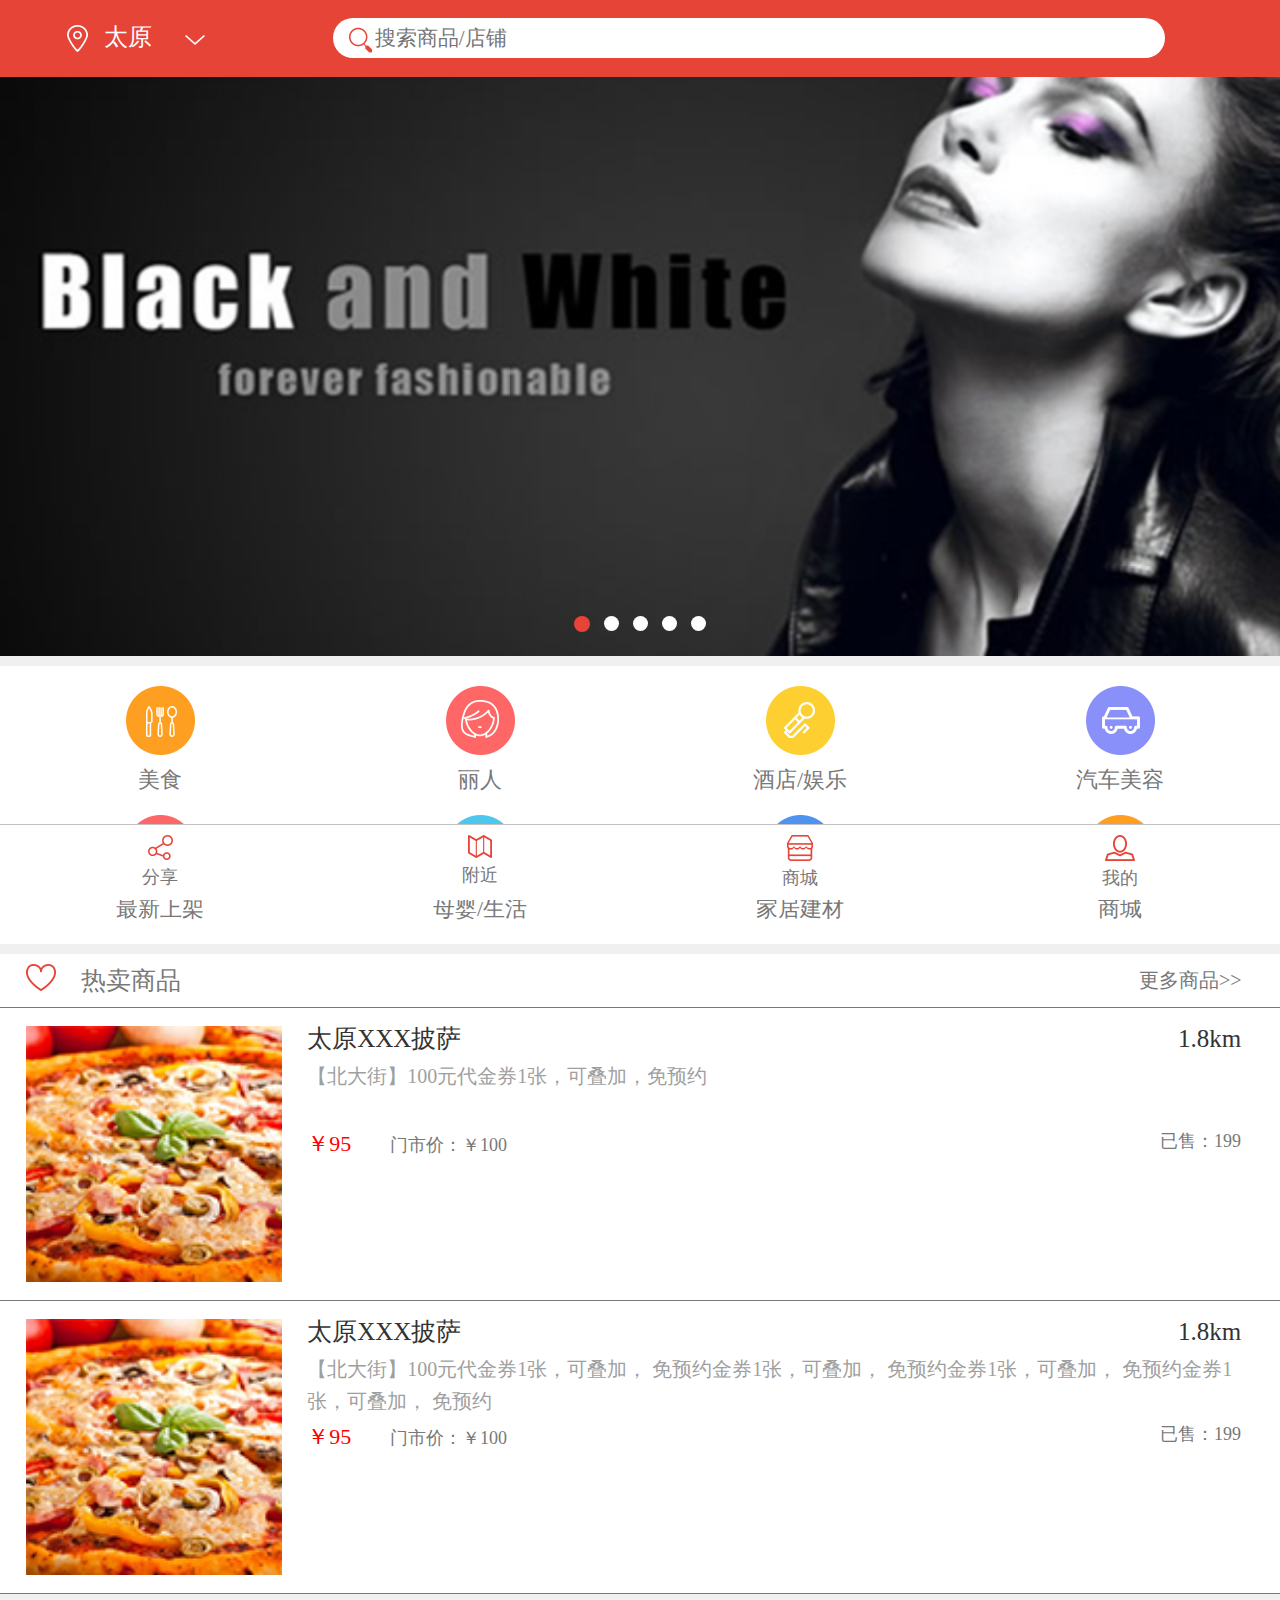
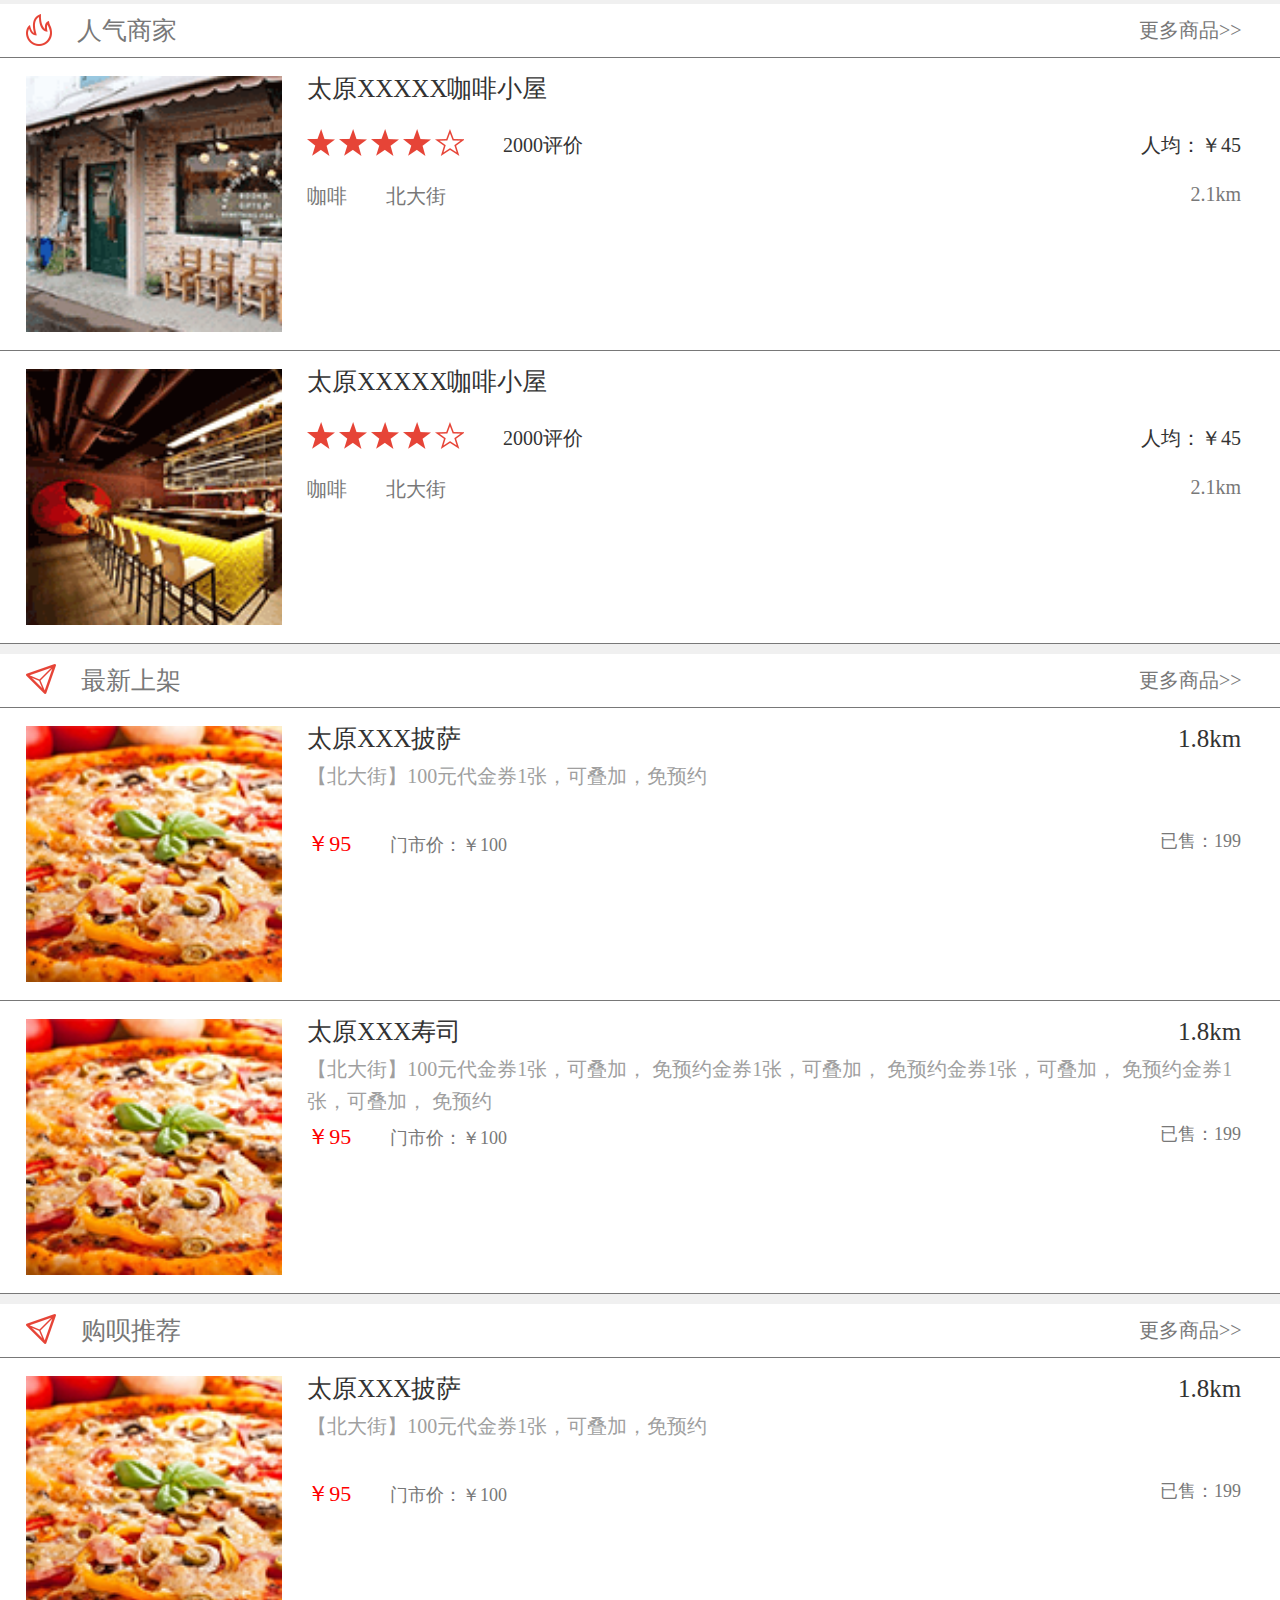
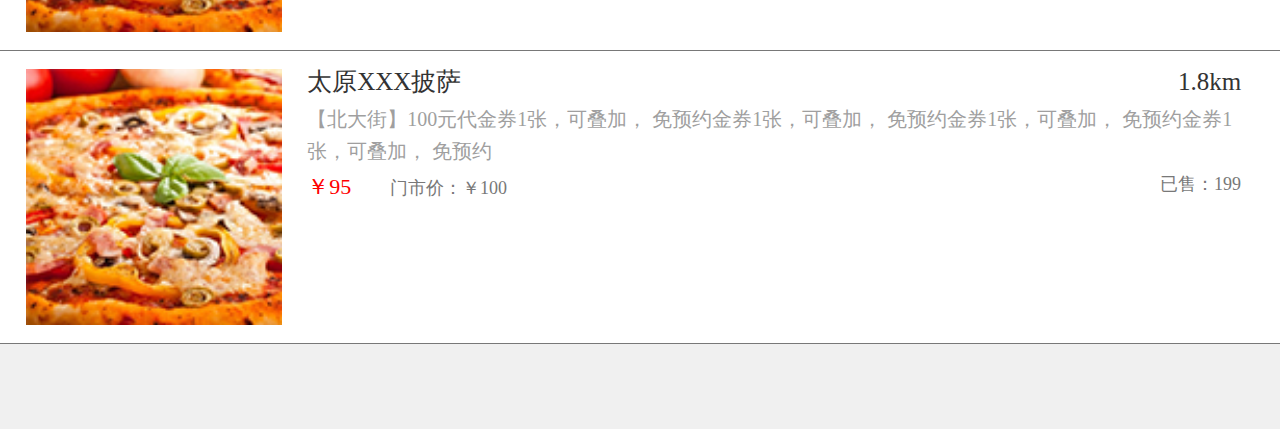
<file: index.html>
<!DOCTYPE html>
<html>
<head lang="en">
    <meta charset="UTF-8">
    <title>购呗首页</title>
    <meta name="viewport" content="width=device-width">
    <link rel="stylesheet" href="css/bootstrap.min.css"/>
    <link rel="stylesheet" href="css/reset.css"/>
    <link rel="stylesheet" href="css/common.css"/>
    <link rel="stylesheet" href="css/index.css"/>
    <!--移动端版本兼容-->
    <script type="text/javascript">
        var phoneWidth =  parseInt(window.screen.width);
        var phoneScale = phoneWidth/640;
        var ua = navigator.userAgent;
        if (/Android (\d+\.\d+)/.test(ua)){
            var version = parseFloat(RegExp.$1);
            if(version>2.3){
                document.write('<meta name="viewport" content="width=640, minimum-scale = '+phoneScale+', maximum-scale = '+phoneScale+', target-densitydpi=device-dpi">');
            }else{
                document.write('<meta name="viewport" content="width=640, target-densitydpi=device-dpi">');
            }
        } else {
            document.write('<meta name="viewport" content="width=640, user-scalable=no, target-densitydpi=device-dpi">');
        }
    </script>
    <!--移动端版本兼容 end-->
    <script src="js/jquery-1.11.3.js"></script>
    <script src="js/bootstrap.min.js"></script>
</head>
<body>
    <header id="header">

    </header>
    <div class="banner">
        <div class="carousel slide" data-ride="carousel" id="mycarousel">
            <div class="carousel-inner">
                <div class="item active">
                    <img src="img/hdtp.png" alt="" width="100%"/>
                </div>
                <div class="item">
                    <img src="img/hdtp.png" alt="" width="100%"/>
                </div>
                <div class="item">
                    <img src="img/hdtp.png" alt="" width="100%"/>
                </div>
                <div class="item">
                    <img src="img/hdtp.png" alt="" width="100%"/>
                </div>
                <div class="item">
                    <img src="img/hdtp.png" alt="" width="100%"/>
                </div>
            </div>
            <ol class="carousel-indicators">
                <li data-target="#mycarousel" data-slide-to="0" class="active"></li>
                <li data-target="#mycarousel" data-slide-to="1"></li>
                <li data-target="#mycarousel" data-slide-to="2"></li>
                <li data-target="#mycarousel" data-slide-to="3"></li>
                <li data-target="#mycarousel" data-slide-to="4"></li>
            </ol>
        </div>
    </div>
    <div class="nav_list">
        <span class="nav_list_fl" ><img src="img/tb.png"><p>美食</p></span>
        <span class="nav_list_fl" ><img src="img/lr.png"><p>丽人</p></span>
        <span class="nav_list_fl"><img src="img/jdyl.png"><p>酒店/娱乐</p></span>
        <span class="nav_list_fl"><img src="img/qcmr.png"><p>汽车美容</p></span>
        <span class="nav_list_fl" ><img src="img/zxsj.png"><p>最新上架</p></span>
        <span class="nav_list_fl" ><img src="img/mysh.png"><p>母婴/生活</p></span>
        <span class="nav_list_fl"><img src="img/jjjc.png"><p>家居建材</p></span>
        <span class="nav_list_fl"><img src="img/sc.png"><p>商城</p></span>
    </div>
    <!--热卖商品 start-->
    <div class="fl_list">
        <div class="lm">
            <i class="heart"></i>
            <p class="fl_bt">热卖商品</p>
            <p class="gd">更多商品>></p>
        </div>
        <div class="fl_nav">
            <img class="cpt" src="img/spt.png">
            <div class="cp_nav">
                <div class="cp_name_kuang">
                    <p class="cp_name">太原XXX披萨</p>
                    <p class="cp_jl">1.8km</p>
                </div>
                <p class="cp_js">【北大街】100元代金券1张，可叠加，免预约</p>
                <div>
                    <p class="cp_price">￥95<span>门市价：￥100</span><span class="cp_xs">已售：199</span></p>
                </div>
            </div>
        </div>
        <div class="fl_nav">
            <img class="cpt" src="img/spt.png">
            <div class="cp_nav">
                <div class="cp_name_kuang">
                    <p class="cp_name">太原XXX披萨</p>
                    <p class="cp_jl">1.8km</p>
                </div>
                <p class="cp_js">【北大街】100元代金券1张，可叠加， 免预约金券1张，可叠加， 免预约金券1张，可叠加， 免预约金券1张，可叠加， 免预约</p>
                <div>
                    <p class="cp_price">￥95<span>门市价：￥100</span><span class="cp_xs">已售：199</span></p>
                </div>
            </div>
        </div>
    </div>
    <!--热卖商品 end-->
    <!--人气商家 start-->
    <div class="fl_list">
        <div class="lm">
            <i class="hot"></i>
            <p class="fl_bt">人气商家</p>
            <p class="gd">更多商品>></p>
        </div>
        <div class="fl_nav">
            <img class="cpt" src="img/rqsj1.png">
            <div class="cp_nav">
                <div class="cp_name_kuang">
                    <p class="cp_name">太原XXXXX咖啡小屋</p>
                    <!--<p class="cp_jl">1.8km</p>-->
                </div>
                <div class="xingj_nav">
                    <i></i>
                    <p class="xingj_pj">2000评价</p>
                    <p class="xingj_rj">人均：￥45</p>
                </div>
                <div>
                    <p class="cp_line3">咖啡<span>北大街</span><span class="cp_line3_3">2.1km</span></p>
                </div>
            </div>
        </div>
        <div class="fl_nav">
            <img class="cpt" src="img/rqsj2.png">
            <div class="cp_nav">
                <div class="cp_name_kuang">
                    <p class="cp_name">太原XXXXX咖啡小屋</p>
                    <!--<p class="cp_jl">1.8km</p>-->
                </div>
                <div class="xingj_nav">
                    <i></i>
                    <p class="xingj_pj">2000评价</p>
                    <p class="xingj_rj">人均：￥45</p>
                </div>
                <div>
                    <p class="cp_line3">咖啡<span>北大街</span><span class="cp_line3_3">2.1km</span></p>
                </div>
            </div>
        </div>
    </div>
    <!--人气商家 end-->
    <!--最新上架 start-->
    <div class="fl_list">
        <div class="lm">
            <i class="zuixin"></i>
            <p class="fl_bt">最新上架</p>
            <p class="gd">更多商品>></p>
        </div>
        <div class="fl_nav">
            <img class="cpt" src="img/spt.png">
            <div class="cp_nav">
                <div class="cp_name_kuang">
                    <p class="cp_name">太原XXX披萨</p>
                    <p class="cp_jl">1.8km</p>
                </div>
                <p class="cp_js">【北大街】100元代金券1张，可叠加，免预约</p>
                <div>
                    <p class="cp_price">￥95<span>门市价：￥100</span><span class="cp_xs">已售：199</span></p>
                </div>
            </div>
        </div>
        <div class="fl_nav">
            <img class="cpt" src="img/spt.png">
            <div class="cp_nav">
                <div class="cp_name_kuang">
                    <p class="cp_name">太原XXX寿司</p>
                    <p class="cp_jl">1.8km</p>
                </div>
                <p class="cp_js">【北大街】100元代金券1张，可叠加， 免预约金券1张，可叠加， 免预约金券1张，可叠加， 免预约金券1张，可叠加， 免预约</p>
                <div>
                    <p class="cp_price">￥95<span>门市价：￥100</span><span class="cp_xs">已售：199</span></p>
                </div>
            </div>
        </div>
    </div>
    <!--最新上架 end-->
    <!--购呗推荐 start-->
    <div class="fl_list">
        <div class="lm">
            <i class="zuixin"></i>
            <p class="fl_bt">购呗推荐</p>
            <p class="gd">更多商品>></p>
        </div>
        <div class="fl_nav">
            <img class="cpt" src="img/spt.png">
            <div class="cp_nav">
                <div class="cp_name_kuang">
                    <p class="cp_name">太原XXX披萨</p>
                    <p class="cp_jl">1.8km</p>
                </div>
                <p class="cp_js">【北大街】100元代金券1张，可叠加，免预约</p>
                <div>
                    <p class="cp_price">￥95<span>门市价：￥100</span><span class="cp_xs">已售：199</span></p>
                </div>
            </div>
        </div>
        <div class="fl_nav">
            <img class="cpt" src="img/spt.png">
            <div class="cp_nav">
                <div class="cp_name_kuang">
                    <p class="cp_name">太原XXX披萨</p>
                    <p class="cp_jl">1.8km</p>
                </div>
                <p class="cp_js">【北大街】100元代金券1张，可叠加， 免预约金券1张，可叠加， 免预约金券1张，可叠加， 免预约金券1张，可叠加， 免预约</p>
                <div>
                    <p class="cp_price">￥95<span>门市价：￥100</span><span class="cp_xs">已售：199</span></p>
                </div>
            </div>
        </div>
    </div>
    <!--购呗推荐 end-->
    <footer id="footer"></footer>
    <script>
        $("#header").load("data/header.php");
        $("#footer").load("data/footer.php");
    </script>
</body>
</html>
</file>
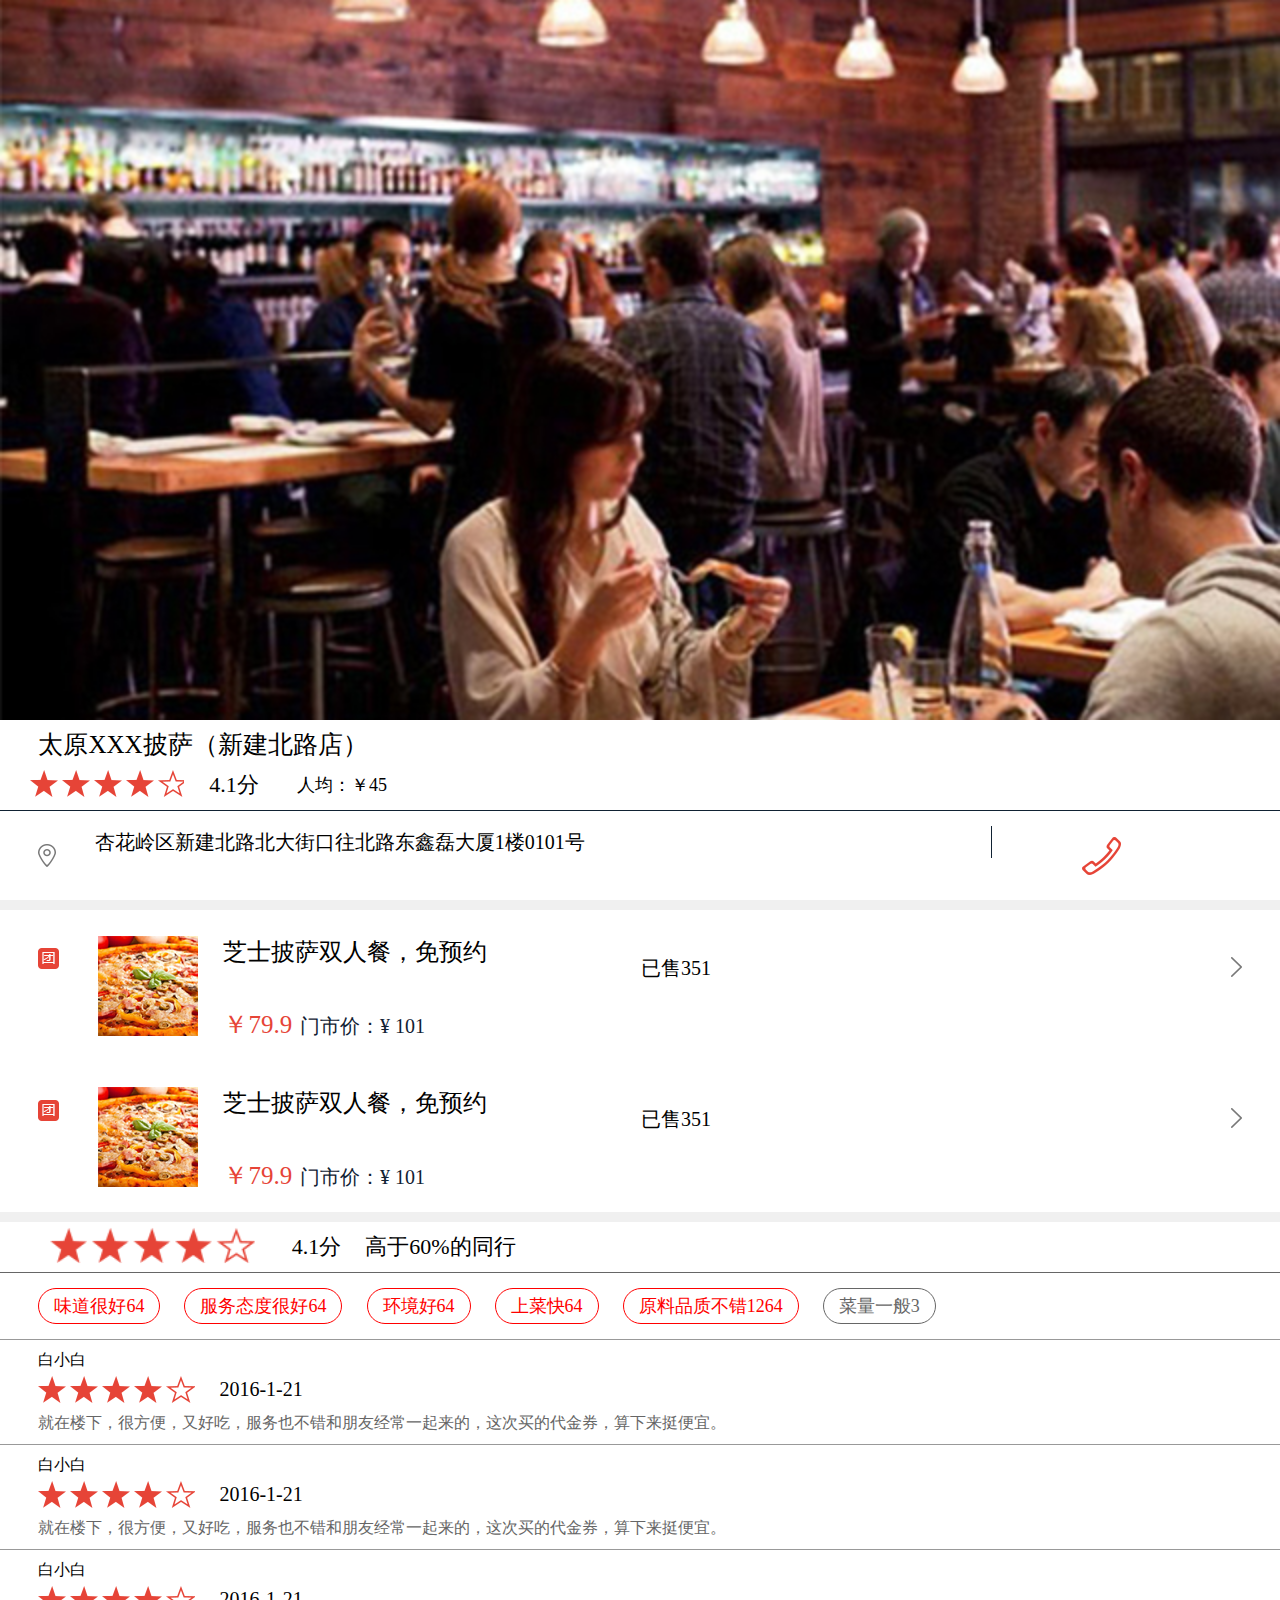
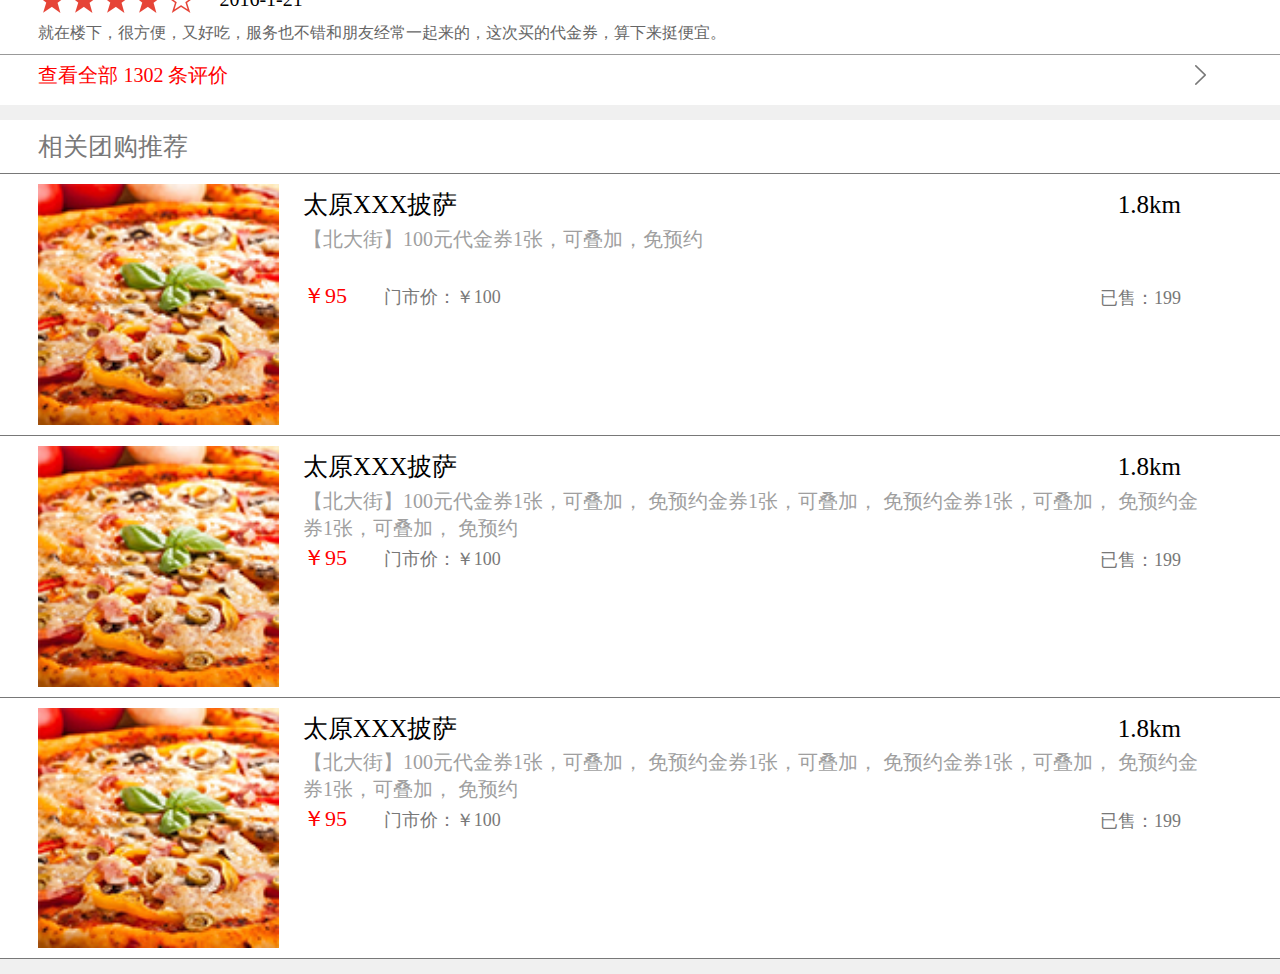
<file: dm_detail.html>
<!DOCTYPE html>
<html>
<head lang="en">
    <meta charset="UTF-8">
    <title>店面详情页</title>
    <meta name="viewport" content="width=device-width"/>
    <link rel="stylesheet" href="css/reset.css"/>
    <link rel="stylesheet" href="css/common.css"/>
    <link rel="stylesheet" href="css/dm_detail.css"/>
    <script type="text/javascript">
        var phoneWidth =  parseInt(window.screen.width);
        var phoneScale = phoneWidth/640;
        var ua = navigator.userAgent;
        if (/Android (\d+\.\d+)/.test(ua)){
            var version = parseFloat(RegExp.$1);
            if(version>2.3){
                document.write('<meta name="viewport" content="width=640, minimum-scale = '+phoneScale+', maximum-scale = '+phoneScale+', target-densitydpi=device-dpi">');
            }else{
                document.write('<meta name="viewport" content="width=640, target-densitydpi=device-dpi">');
            }
        } else {
            document.write('<meta name="viewport" content="width=640, user-scalable=no, target-densitydpi=device-dpi">');
        }
    </script>
    <script src="js/jquery-1.11.3.js"></script>
</head>
<body>
    <div class="dp_top">
        <img class="dp_tp" src="img/dp_tp.png" width="100%"/>
        <p class="dp_name">太原XXX披萨（新建北路店）</p>
        <div class="dp_xx">
            <i></i>
            <p class="dp_xx_2">4.1分</p>
            <p class="dp_xx_3">人均：￥45</p>
        </div>
        <div class="lxfs">
            <div class="lx_dz">
                <i></i>
                <p class="lx_dz_wz">
                    杏花岭区新建北路北大街口往北路东鑫磊大厦1楼0101号</p>
            </div>
            <div class="lx_phone">
                <i></i>
            </div>
        </div>
    </div>
    <div class="dp_cp_kuang">
        <div class="dp_cp_list">
            <i class="tab"></i>
            <img class="dp_cp_tu" src="img/spt.png" />
            <div class="dp_cp_center">
                <p class="dp_cp_centertop">芝士披萨双人餐，免预约</p>
                <p class="dp_cp_centerbottom">￥79.9<span>门市价：¥ 101</span></p>
            </div>
            <p class="dp_cp_xl">已售351</p>
            <i class="jt"></i>
        </div>
        <div class="dp_cp_list">
            <i class="tab"></i>
            <img class="dp_cp_tu" src="img/spt.png" />
            <div class="dp_cp_center">
                <p class="dp_cp_centertop">芝士披萨双人餐，免预约</p>
                <p class="dp_cp_centerbottom">￥79.9<span>门市价：¥ 101</span></p>
            </div>
            <p class="dp_cp_xl">已售351</p>
            <i class="jt"></i>
        </div>
    </div>
    <div class="pj_kuang">
        <div class="dp_zpj">
            <i class="dp_zpj_01"></i>
            <span>4.1分</span>
            <P class="dp_zpj_02">高于60%的同行</P>
        </div>
        <div class="pj_tab">
            <p class="pj_tab_bp">味道很好<span>64</span></p>
            <p class="pj_tab_bp">服务态度很好<span>64</span></p>
            <p class="pj_tab_bp">环境好<span>64</span></p>
            <p class="pj_tab_bp">上菜快<span>64</span></p>
            <p class="pj_tab_bp">原料品质不错12<span>64</span></p>
            <p class="pj_tab_bp1">菜量一般<span>3</span></p>
        </div>
        <div class="px_xq">
            <p class="px_xq_name">白小白</p>
            <div class="px_xq_xj">
                <i class="xj"></i>
                <p class="date">2016-1-21</p>
            </div>
            <p class="pj_xq">就在楼下，很方便，又好吃，服务也不错和朋友经常一起来的，这次买的代金券，算下来挺便宜。</p>
        </div>
        <div class="px_xq">
            <p class="px_xq_name">白小白</p>
            <div class="px_xq_xj">
                <i class="xj"></i>
                <p class="date">2016-1-21</p>
            </div>
            <p class="pj_xq">就在楼下，很方便，又好吃，服务也不错和朋友经常一起来的，这次买的代金券，算下来挺便宜。</p>
        </div>
        <div class="px_xq">
            <p class="px_xq_name">白小白</p>
            <div class="px_xq_xj">
                <i class="xj"></i>
                <p class="date">2016-1-21</p>
            </div>
            <p class="pj_xq">就在楼下，很方便，又好吃，服务也不错和朋友经常一起来的，这次买的代金券，算下来挺便宜。</p>
        </div>
        <div class="ck_pj">
            <p class="ck_pj_wz">查看全部 1302 条评价</p>
            <i class="ck_pj_jt"></i>
        </div>
    </div>
    <!--热卖商品 start-->
    <div class="fl_list">
        <div class="lm">
            <p class="fl_bt">相关团购推荐</p>
        </div>
        <div class="fl_nav">
            <img class="cpt" src="img/spt.png">
            <div class="cp_nav">
                <div class="cp_name_kuang">
                    <p class="cp_name">太原XXX披萨</p>
                    <p class="cp_jl">1.8km</p>
                </div>
                <p class="cp_js">【北大街】100元代金券1张，可叠加，免预约</p>
                <div>
                    <p class="cp_price">￥95<span>门市价：￥100</span><span class="cp_xs">已售：199</span></p>
                </div>
            </div>
        </div>
        <div class="fl_nav">
            <img class="cpt" src="img/spt.png">
            <div class="cp_nav">
                <div class="cp_name_kuang">
                    <p class="cp_name">太原XXX披萨</p>
                    <p class="cp_jl">1.8km</p>
                </div>
                <p class="cp_js">【北大街】100元代金券1张，可叠加， 免预约金券1张，可叠加， 免预约金券1张，可叠加， 免预约金券1张，可叠加， 免预约</p>
                <div>
                    <p class="cp_price">￥95<span>门市价：￥100</span><span class="cp_xs">已售：199</span></p>
                </div>
            </div>
        </div>
        <div class="fl_nav">
            <img class="cpt" src="img/spt.png">
            <div class="cp_nav">
                <div class="cp_name_kuang">
                    <p class="cp_name">太原XXX披萨</p>
                    <p class="cp_jl">1.8km</p>
                </div>
                <p class="cp_js">【北大街】100元代金券1张，可叠加， 免预约金券1张，可叠加， 免预约金券1张，可叠加， 免预约金券1张，可叠加， 免预约</p>
                <div>
                    <p class="cp_price">￥95<span>门市价：￥100</span><span class="cp_xs">已售：199</span></p>
                </div>
            </div>
        </div>
    </div>
    <!--热卖商品 end-->
</body>
</html>
</file>
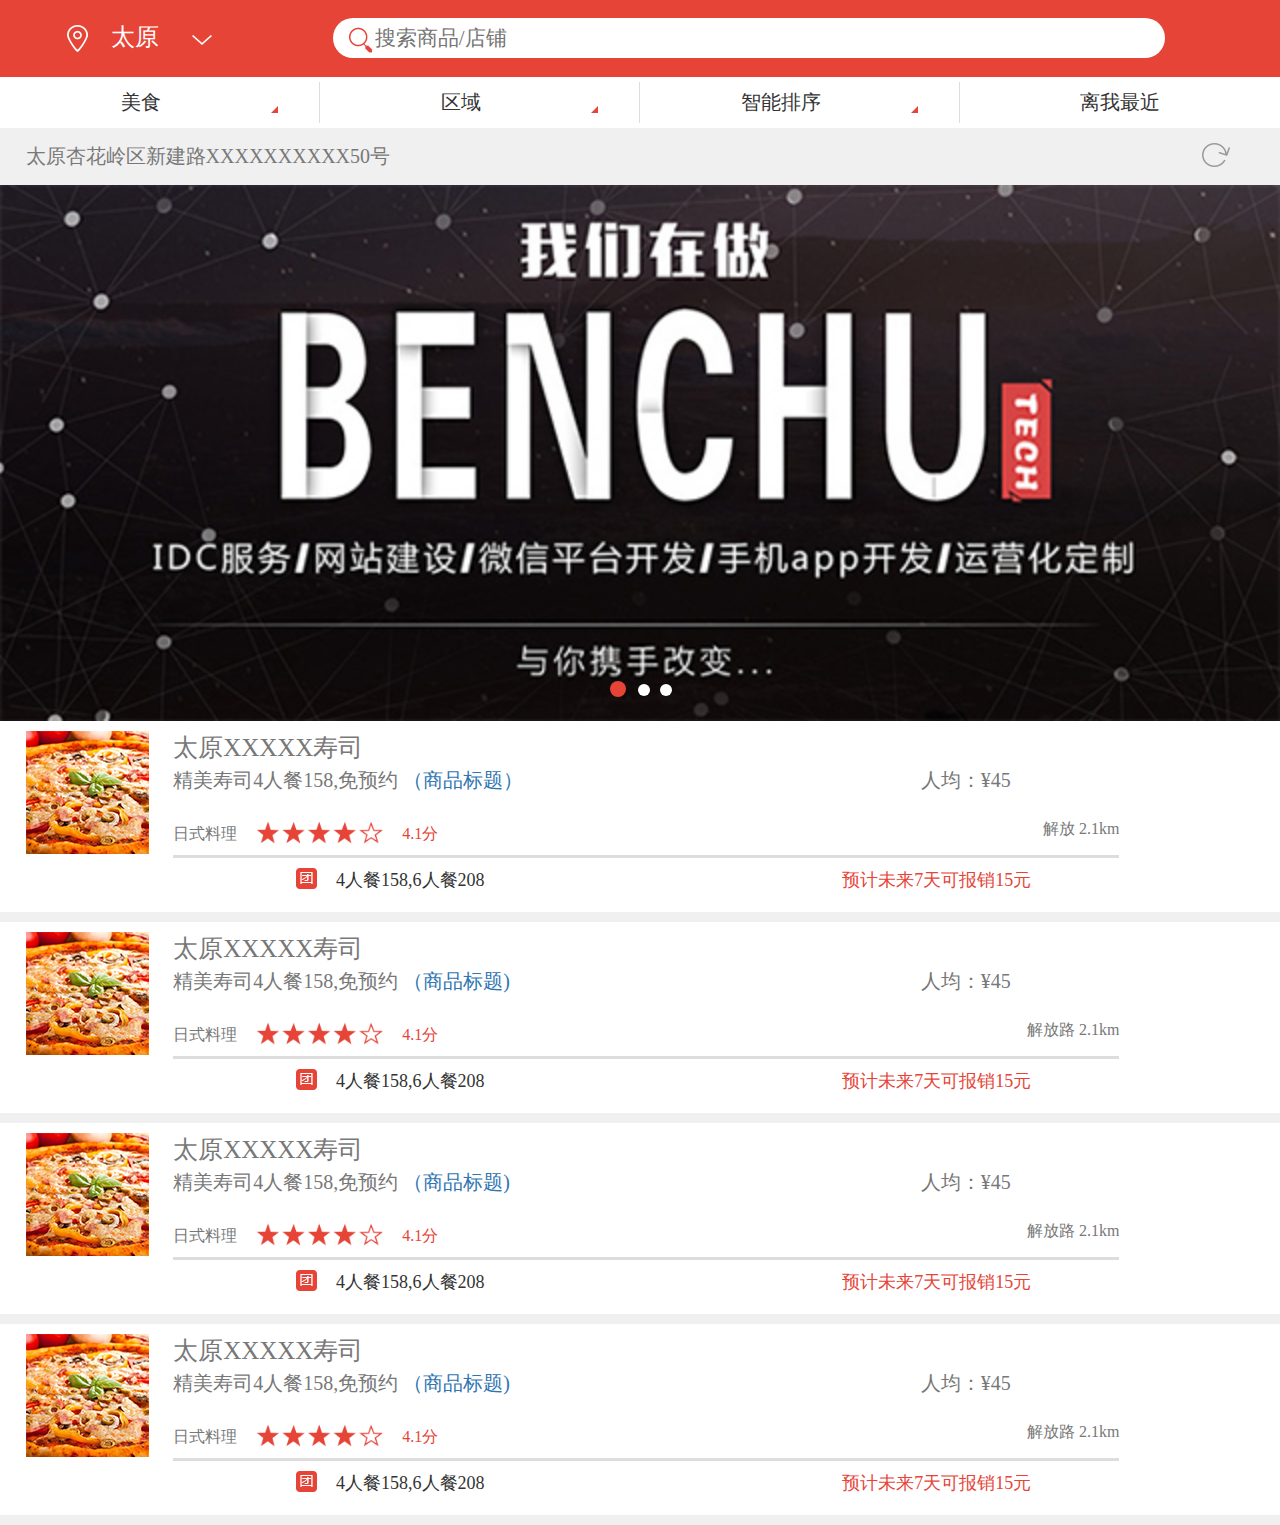
<file: fl.html>
<!DOCTYPE html>
<html>
<head lang="en">
    <meta charset="UTF-8">
    <title>分类产品列表</title>
    <meta name="viewport" content="width=device-width"/>
    <link href="css/bootstrap.min.css" rel="stylesheet"  type="text/css" >
    <link rel="stylesheet" href="css/reset.css"/>
    <link rel="stylesheet" href="css/common.css"/>
    <link rel="stylesheet" href="css/fl.css"/>
    <script type="text/javascript">
        var phoneWidth =  parseInt(window.screen.width);
        var phoneScale = phoneWidth/640;
        var ua = navigator.userAgent;
        if (/Android (\d+\.\d+)/.test(ua)){
            var version = parseFloat(RegExp.$1);
            if(version>2.3){
                document.write('<meta name="viewport" content="width=640, minimum-scale = '+phoneScale+', maximum-scale = '+phoneScale+', target-densitydpi=device-dpi">');
            }else{
                document.write('<meta name="viewport" content="width=640, target-densitydpi=device-dpi">');
            }
        } else {
            document.write('<meta name="viewport" content="width=640, user-scalable=no, target-densitydpi=device-dpi">');
        }
    </script>
    <script src="js/jquery-1.11.3.js"></script>
    <script src="js/bootstrap.min.js"></script>
</head>
<body>
    <header id="header"></header>
    <div class="container">
        <div class=" dropdown">
            <button class="btn btn-default dropdown-toggle" type="button" data-toggle="dropdown">美食
                <i></i>
            </button>
            <ul class="dropdown-menu"  role="menu" aria-labelledby=" dropdownMenu1">
                <li ><a href="#" role=" menuitem">自助餐</a></li>
                <li ><a href="#" role=" menuitem">火锅</a></li>
                <li ><a href="#" role=" menuitem">地方菜</a></li>
            </ul>
        </div>
        <div class=" dropdown">
            <button class="btn btn-default dropdown-toggle" type="button" data-toggle="dropdown">
                区域
                <i></i>
            </button>
            <ul class="dropdown-menu" role="menu" aria-labelledby=" dropdownMenu1">
                <li ><a href="#" role=" menuitem">迎泽区</a>
                    <ul class="dropdown-menu dropdown-menu-right">
                        <li><a href="#" role=" menuitem">柳巷</a></li>
                        <li><a href="#" role=" menuitem">柳巷</a></li>
                        <li><a href="#" role=" menuitem">柳巷</a></li>
                    </ul>
                </li>
                <li ><a href="#" role=" menuitem">杏花岭区</a></li>
                <li ><a href="#" role=" menuitem">小店区</a></li>
            </ul>
        </div>
        <div class=" dropdown">
            <button class="btn btn-default dropdown-toggle" type="button" data-toggle="dropdown">
                智能排序
                <i></i>
            </button>
            <ul class="dropdown-menu"  role="menu" aria-labelledby=" dropdownMenu1">
                <li ><a href="#" role=" menuitem">一</a></li>
                <li ><a href="#" role=" menuitem">二</a></li>
                <li ><a href="#" role=" menuitem">三</a></li>
            </ul>
        </div>
        <div class=" dropdown">
            <button class="btn btn-default dropdown-toggle" type="button" data-toggle="dropdown">
                离我最近
            </button>
        </div>
    </div>
    <div class="dw">
        <p class="dw_add">太原杏花岭区新建路XXXXXXXXXX50号</p>
        <i></i>
    </div>
    <div id="banner">
        <div class="carousel slide" data-ride="carousel" id="mycarousel">
            <div class="carousel-inner">
                <div class="item active">
                    <img src="img/fl_sp_t.png" alt="" width="100%"/>
                </div>
                <div class="item">
                    <img src="img/fl_sp_t.png" alt="" width="100%"/>
                </div>
                <div class="item">
                    <img src="img/fl_sp_t.png" alt="" width="100%"/>
                </div>
            </div>
            <ol class="carousel-indicators">
                <li data-target="#mycarousel" data-slide-to="0" class="active"></li>
                <li data-target="#mycarousel" data-slide-to="1"></li>
                <li data-target="#mycarousel" data-slide-to="2"></li>
            </ol>
        </div>
    </div>

    <div class="sp_list">
        <div class="sp_list_01">
            <img class="sp_list_01_left" src="img/spt.png" />
            <div class="sp_list_01_right">
                <h4 class="list_name">太原XXXXX寿司</h4>
                <div class="list_bt_k">
                    <p class="list_bt">精美寿司4人餐158,免预约 <span>（商品标题）</span></p>
                    <p class="list_rj">人均：¥45</p>
                </div>
                <div class="list_fl_k">
                    <p class="list_fl_name" >日式料理
                        <span>
                            <i></i>
                            4.1分
                        </span>
                    </p>
                    <p class="list_fl_add">解放 2.1km</p>
                </div>
            </div>
        </div>
        <div class="sp_other_list">
            <i class="tab"></i>
            <p class="sp_other_cp">4人餐158,6人餐208</p>
            <p class="sp_other_yj">预计未来7天可报销15元</p>
        </div>
    </div>
    <div class="sp_list">
        <div class="sp_list_01">
            <img class="sp_list_01_left" src="img/spt.png" />
            <div class="sp_list_01_right">
                <h4 class="list_name">太原XXXXX寿司</h4>
                <div class="list_bt_k">
                    <p class="list_bt">精美寿司4人餐158,免预约 <span>（商品标题)</span></p>
                    <p class="list_rj">人均：¥45</p>
                </div>
                <div class="list_fl_k">
                    <p class="list_fl_name" >日式料理
                    <span>
                        <i></i>
                        4.1分
                    </span>
                    </p>
                    <p class="list_fl_add">解放路 2.1km</p>
                </div>
            </div>
        </div>
        <div class="sp_other_list">
            <i class="tab"></i>
            <p class="sp_other_cp">4人餐158,6人餐208</p>
            <p class="sp_other_yj">预计未来7天可报销15元</p>
        </div>
    </div>
    <div class="sp_list">
        <div class="sp_list_01">
            <img class="sp_list_01_left" src="img/spt.png" />
            <div class="sp_list_01_right">
                <h4 class="list_name">太原XXXXX寿司</h4>
                <div class="list_bt_k">
                    <p class="list_bt">精美寿司4人餐158,免预约 <span>（商品标题)</span></p>
                    <p class="list_rj">人均：¥45</p>
                </div>
                <div class="list_fl_k">
                    <p class="list_fl_name" >日式料理
                        <span>
                            <i></i>
                            4.1分
                        </span>
                    </p>
                    <p class="list_fl_add">解放路 2.1km</p>
                </div>
            </div>
        </div>
        <div class="sp_other_list">
            <i class="tab"></i>
            <p class="sp_other_cp">4人餐158,6人餐208</p>
            <p class="sp_other_yj">预计未来7天可报销15元</p>
        </div>
    </div>
    <div class="sp_list">
        <div class="sp_list_01">
            <img class="sp_list_01_left" src="img/spt.png" />
            <div class="sp_list_01_right">
                <h4 class="list_name">太原XXXXX寿司</h4>
                <div class="list_bt_k">
                    <p class="list_bt">精美寿司4人餐158,免预约 <span>（商品标题)</span></p>
                    <p class="list_rj">人均：¥45</p>
                </div>
                <div class="list_fl_k">
                    <p class="list_fl_name" >日式料理
                        <span>
                            <i></i>
                            4.1分
                        </span></p>
                    <p class="list_fl_add">解放路 2.1km</p>
                </div>
            </div>
        </div>
        <div class="sp_other_list">
            <i class="tab"></i>
            <p class="sp_other_cp">4人餐158,6人餐208</p>
            <p class="sp_other_yj">预计未来7天可报销15元</p>
        </div>
    </div>
    <script>
        $("#header").load("data/header.php");
    </script>
</body>
</html>
</file>
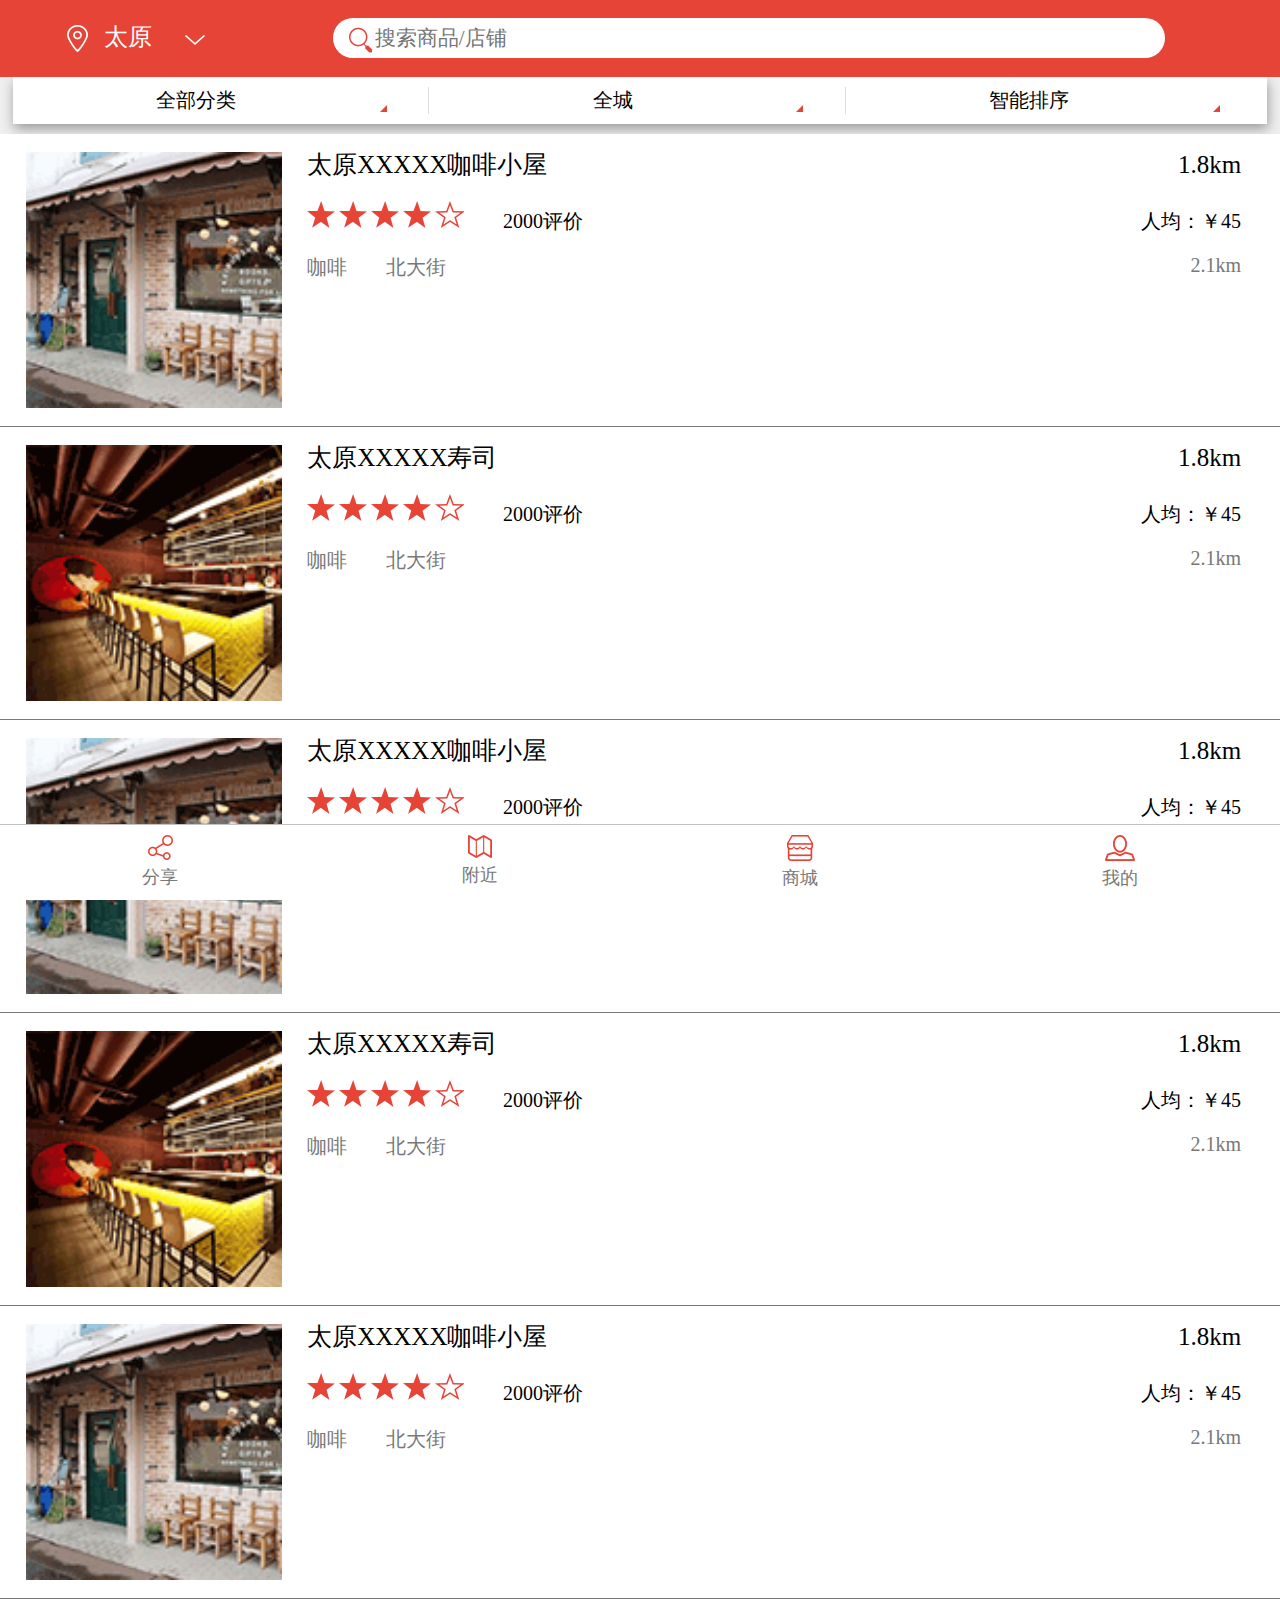
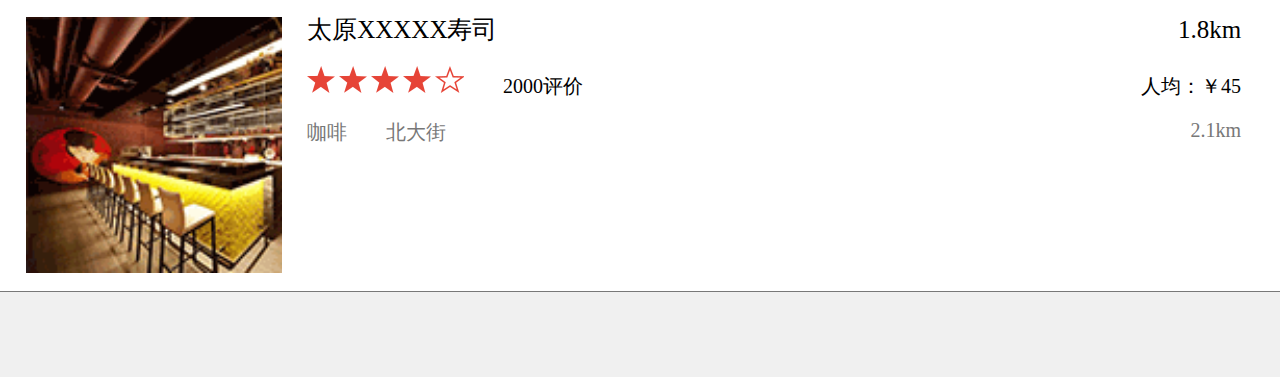
<file: fxd.html>
<!DOCTYPE html>
<html>
<head lang="en">
    <meta charset="UTF-8">
    <title>分销店</title>
    <meta name="viewport" content="width=device-width"/>
    <link rel="stylesheet" href="css/reset.css"/>
    <link rel="stylesheet" href="css/common.css"/>
    <link rel="stylesheet" href="css/fxd.css"/>
    <script type="text/javascript">
        var phoneWidth =  parseInt(window.screen.width);
        var phoneScale = phoneWidth/640;
        var ua = navigator.userAgent;
        if (/Android (\d+\.\d+)/.test(ua)){
            var version = parseFloat(RegExp.$1);
            if(version>2.3){
                document.write('<meta name="viewport" content="width=640, minimum-scale = '+phoneScale+', maximum-scale = '+phoneScale+', target-densitydpi=device-dpi">');
            }else{
                document.write('<meta name="viewport" content="width=640, target-densitydpi=device-dpi">');
            }
        } else {
            document.write('<meta name="viewport" content="width=640, user-scalable=no, target-densitydpi=device-dpi">');
        }
    </script>
    <script src="js/jquery-1.11.3.js"></script>
</head>
<body>
    <header id="header"></header>
    <ul class="all_list">
        <li class="list_01">全部分类
            <i></i>
            <ul class="list_02">
                <li><a href="">美食</a></li>
                <li><a href="">电影</a></li>
                <li><a href="">丽人</a></li>
            </ul>
        </li>
        <li class="list_01">全城
            <i></i>
            <ul class="list_02 ">
                <li>迎泽区
                    <ul class="list_03">
                        <li><a href="">柳巷商业区</a></li>
                        <li><a href="">柳巷商业区</a></li>
                        <li><a href="">柳巷商业区</a></li>
                        <li><a href="">柳巷商业区</a></li>
                    </ul>
                </li>
                <li><a href="">万柏林区</a></li>
                <li><a href="">杏花岭区</a></li>
                <li><a href="">小店区</a></li>
                <li><a href="">高新区</a></li>
            </ul>
        </li>
        <li class="list_01">智能排序
            <i></i>
            <ul class="list_02">
                <li><a href="">智能排序</a></li>
                <li><a href="">离我最近</a></li>
                <li><a href="">好评优先</a></li>
                <li><a href="">人气最高</a></li>
            </ul>
        </li>
    </ul>
    <!--购呗推荐 start-->
    <div class="fl_list">
        <div class="fl_nav">
            <img class="cpt" src="img/rqsj1.png">
            <div class="cp_nav">
                <div class="cp_name_kuang">
                    <p class="cp_name">太原XXXXX咖啡小屋</p>
                    <p class="cp_jl">1.8km</p>
                </div>
                <div class="xingj_nav">
                    <i class="xingj"></i>
                    <p class="xingj_pj">2000评价</p>
                    <p class="xingj_rj">人均：￥45</p>
                </div>
                <div>
                    <p class="cp_line3">咖啡<span>北大街</span><span class="cp_line3_3">2.1km</span></p>
                </div>
            </div>
        </div>
        <div class="fl_nav">
            <img class="cpt" src="img/rqsj2.png">
            <div class="cp_nav">
                <div class="cp_name_kuang">
                    <p class="cp_name">太原XXXXX寿司</p>
                    <p class="cp_jl">1.8km</p>
                </div>
                <div class="xingj_nav">
                    <i class="xingj"></i>
                    <p class="xingj_pj">2000评价</p>
                    <p class="xingj_rj">人均：￥45</p>
                </div>
                <div>
                    <p class="cp_line3">咖啡<span>北大街</span><span class="cp_line3_3">2.1km</span></p>
                </div>
            </div>
        </div>
        <div class="fl_nav">
            <img class="cpt" src="img/rqsj1.png">
            <div class="cp_nav">
                <div class="cp_name_kuang">
                    <p class="cp_name">太原XXXXX咖啡小屋</p>
                    <p class="cp_jl">1.8km</p>
                </div>
                <div class="xingj_nav">
                    <i class="xingj"></i>
                    <p class="xingj_pj">2000评价</p>
                    <p class="xingj_rj">人均：￥45</p>
                </div>
                <div>
                    <p class="cp_line3">咖啡<span>北大街</span><span class="cp_line3_3">2.1km</span></p>
                </div>
            </div>
        </div>
        <div class="fl_nav">
            <img class="cpt" src="img/rqsj2.png">
            <div class="cp_nav">
                <div class="cp_name_kuang">
                    <p class="cp_name">太原XXXXX寿司</p>
                    <p class="cp_jl">1.8km</p>
                </div>
                <div class="xingj_nav">
                    <i class="xingj"></i>
                    <p class="xingj_pj">2000评价</p>
                    <p class="xingj_rj">人均：￥45</p>
                </div>
                <div>
                    <p class="cp_line3">咖啡<span>北大街</span><span class="cp_line3_3">2.1km</span></p>
                </div>
            </div>
        </div>
        <div class="fl_nav">
            <img class="cpt" src="img/rqsj1.png">
            <div class="cp_nav">
                <div class="cp_name_kuang">
                    <p class="cp_name">太原XXXXX咖啡小屋</p>
                    <p class="cp_jl">1.8km</p>
                </div>
                <div class="xingj_nav">
                    <i class="xingj"></i>
                    <p class="xingj_pj">2000评价</p>
                    <p class="xingj_rj">人均：￥45</p>
                </div>
                <div>
                    <p class="cp_line3">咖啡<span>北大街</span><span class="cp_line3_3">2.1km</span></p>
                </div>
            </div>
        </div>
        <div class="fl_nav">
            <img class="cpt" src="img/rqsj2.png">
            <div class="cp_nav">
                <div class="cp_name_kuang">
                    <p class="cp_name">太原XXXXX寿司</p>
                    <p class="cp_jl">1.8km</p>
                </div>
                <div class="xingj_nav">
                    <i class="xingj"></i>
                    <p class="xingj_pj">2000评价</p>
                    <p class="xingj_rj">人均：￥45</p>
                </div>
                <div>
                    <p class="cp_line3">咖啡<span>北大街</span><span class="cp_line3_3">2.1km</span></p>
                </div>
            </div>
        </div>
    </div>
    <!--购呗推荐 end-->
    <footer id="footer"></footer>
    <script>
        $("#header").load("data/header.php");
        $("#footer").load("data/footer.php");
    </script>
</body>
</html>
</file>
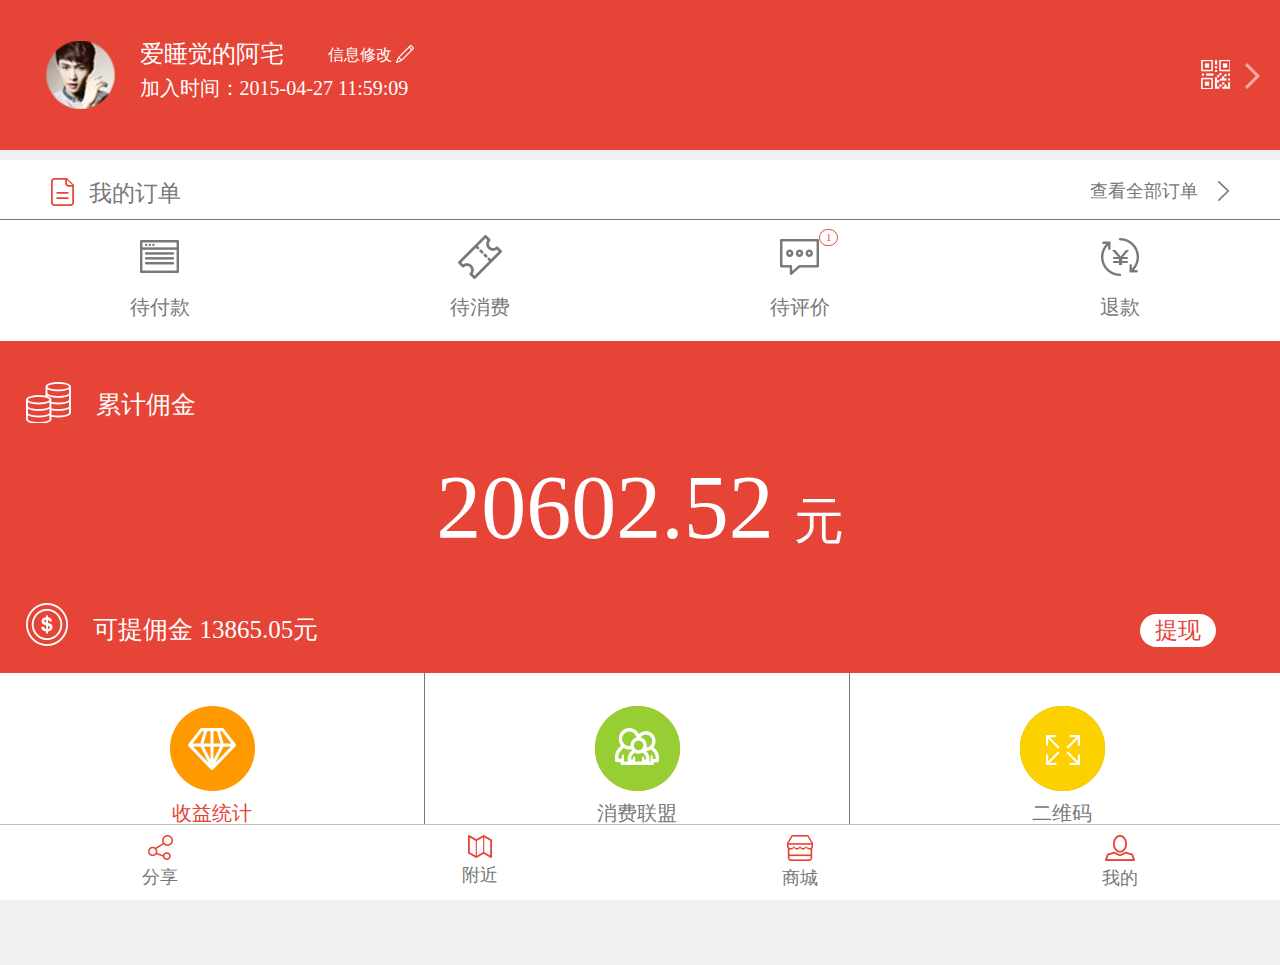
<file: grzx.html>
<!DOCTYPE html>
<html>
<head lang="en">
    <meta charset="UTF-8">
    <title>购呗-个人中心</title>
    <meta name="viewport" content="width=device-width"/>
    <link rel="stylesheet" href="css/reset.css"/>
    <link rel="stylesheet" href="css/common.css"/>
    <link rel="stylesheet" href="css/grzx.css"/>
    <script type="text/javascript">
        var phoneWidth =  parseInt(window.screen.width);
        var phoneScale = phoneWidth/640;
        var ua = navigator.userAgent;
        if (/Android (\d+\.\d+)/.test(ua)){
            var version = parseFloat(RegExp.$1);
            if(version>2.3){
                document.write('<meta name="viewport" content="width=640, minimum-scale = '+phoneScale+', maximum-scale = '+phoneScale+', target-densitydpi=device-dpi">');
            }else{
                document.write('<meta name="viewport" content="width=640, target-densitydpi=device-dpi">');
            }
        } else {
            document.write('<meta name="viewport" content="width=640, user-scalable=no, target-densitydpi=device-dpi">');
        }
    </script>
    <script src="js/jquery-1.11.3.js"></script>
</head>
<body>
    <div class="top">
        <img class="top_left" src="img/grzx_tx.png"/>
        <div class="top_center">
            <div class="top_center_01">
                <p class="top_name">爱睡觉的阿宅</p>
                <p class="top_xg">信息修改
                    <i></i>
                </p>
            </div>
            <p class="top_center_time">加入时间：2015-04-27 11:59:09</p>
        </div>
        <div class="top_right">
            <i class="yjt"></i>
            <i class="ewm"></i>
        </div>
    </div>
    <div class="wddd_nav">
        <div class="wddd_bt">
            <i class="dd"></i>
            <p class="wddd_wz">我的订单</p>
            <i class="right"></i>
            <p class="all_wddd">查看全部订单</p>
        </div>
        <ul class="wddd_list">
            <li><i></i><p>待付款</p></li>
            <li><i></i><p>待消费</p></li>
            <li><i></i><span>1</span><p>待评价</p></li>
            <li><i></i><p>退款</p></li>
        </ul>
    </div>
    <div class="wdyj">
        <div class="ljyj">
            <i></i>
            <p class="ljyj_wz">累计佣金</p>
        </div>
        <p class="zyj"><span>20602.52</span>元</p>
        <div class="ktyj">
            <i></i>
            <p class="ljyj_wz">可提佣金 <span>13865.05元</span></p>
            <button>提现</button>
        </div>
    </div>
    <ul class="ckan_list">
        <li class="ckan_list_01">
            <img class="ckan_list_01_pic" src="img/sytj_tb.png" />
            <p class="ckan_list_01_name" style="color: #e64437;">收益统计</p>
            <p class="ckan_list_01_num" style="color: #e64437;">2016元</p>
        </li>
        <li class="ckan_list_01">
            <img class="ckan_list_01_pic" src="img/xflm_tb.png" />
            <p class="ckan_list_01_name">消费联盟</p>
            <p class="ckan_list_01_num"><span style="color: #e64437;">20</span>个小伙伴</p>
        </li>
        <li class="ckan_list_01" style="border-right:none;">
            <img class="ckan_list_01_pic" src="img/ewmtg_tb.png" />
            <p class="ckan_list_01_name">二维码</p>
            <p class="ckan_list_01_num" style="color:#787878;">推广二维码</p>
        </li>
    </ul>
    <footer id="footer"></footer>
    <script>
        $("#footer").load("data/footer.php");
    </script>
</body>
</html>
</file>
<file: css/common.css>
@charset "utf-8";
/* CSS Document */
body{
    background-color: #f0f0f0;
    font-family: "微软雅黑";
}
.a_top{
    height: 77px;
    background-color: #e64437;
    width: 100%;
    position: fixed;
    top:0;
    left:0;
    z-index: 100;
}
.a_top .cshi{
    float: left;
    overflow: hidden;
    width: 26%;
}
.a_top .cshi .dw{
    float: left;
    width:21px;
    height:27px;
    margin-top: 25px;
    margin-left: 20%;
    background: url(../img/icon.png) no-repeat -25px 0;
}
.a_top .cshi .city{
    float: left;
    color: #fff;
    line-height: 75px;
    font-size: 24px;
    margin-left:5%;
}
.a_top .cshi .xla{
    float: left;
    margin: 35px 10% 0 10%;
    width:20px;
    height:10px;
    background: url(../img/icon.png) no-repeat -50px -5px;
}
.a_top .search{
    font-family: "黑体";
    width: 65%;
    margin-top: 18px;
    line-height: 40px;
    border-radius: 20px;
    padding-left: 42px;
    font-size: 1.3em;
    background-image: url(../img/search.png);
    background-repeat:no-repeat ;
    background-position: 15px 9px;
}
.footer{
    overflow:hidden;
    width:100%;
    position:fixed;
    bottom:0;
    background-color:#fff;
    padding: 10px 0;
    border-top: 1px solid #c1c1c1;
}
.footer i{
    display: inline-block;
    background: url(../img/icon.png) no-repeat 0 0;
}
.footer li:first-child i{
    width: 25px;
    height:25px;
    background-position:-166px -51px;
}
.footer li:nth-child(2) i{
    width: 24px;
    height:23px;
    background-position:-201px -52px;
}
.footer li:nth-child(3) i{
    width: 26px;
    height:26px;
    background-position:-236px -49px;
}
.footer li:nth-child(4) i{
    width: 30px;
    height:26px;
    background-position:-272px -48px;
}
.footer li{
    float:left;
    width:25%;
    text-align:center;
    color: #787878;
    font-size: 18px;
}
div.zw{
    height:75px;
}
</file>
<file: css/index.css>
.banner{
    margin-top:56px;
}
.carousel-indicators li{
    background: #fff;
    width:15px;
    height:15px;
    border:0;
    border-radius: 10px;
    margin-left:5px;
    margin-right:5px;
}

.carousel-indicators .active{
    background: #e64437;
    border:0;
    width:16px;
    height:16px;
    margin-left:5px;
    margin-right:5px;
}
.nav_list{
    width: 100%;
    overflow: hidden;
    margin: 10px 0;
    padding-bottom: 20px;
    background-color:#fff;
}
.nav_list span{
    width: 25%;
    text-align: center;
    float: left;
    margin-top: 20px;
}
.nav_list span p{
    font-size: 22px;
    margin-top: 10px;
    color: #787878;
}
.fl_list{
    width:100%;
    background-color:#fff;
    margin: 10px 0;
}
.lm{
    overflow:hidden;
    border-bottom: solid 1px #787878;
}
.lm i{
    float:left;
    margin-left: 2%;
    margin-top: 10px;
    background: url(../img/icon.png) no-repeat 0 0;
}
.lm .heart{
    width:30px;
    height:27px;
    background-position:-56px -51px;
}
.lm .hot{
    width:26px;
    height:32px;
    background-position: -94px -48px;
}
.lm .zuixin{
    width:30px;
    height:30px;
    background-position: -128px -48px;
}
.lm .fl_bt{
    float:left;
    color: #787878;
    font-size: 25px;
    margin: 0 2%;
    padding: 10px 0;
}
.lm .gd{
    float: right;
    color: #787878;
    font-size: 20px;
    margin-right: 3%;
    line-height: 2em;
    margin-top: 6px;}
.fl_list .fl_nav{
    overflow: hidden;
    border-bottom: 1px solid #787878;
}
.fl_list .fl_nav .cpt{
    padding: 18px 2%;
    float: left;
    width: 24%;
}
.fl_list .fl_nav .cp_nav{
    float: left;
    width: 76%;
}
.fl_list .fl_nav .cp_nav .cp_name_kuang{
    overflow: hidden;
    line-height: 2.6em;
    margin-top: 10px;
}
.fl_list .fl_nav .cp_nav .cp_name_kuang .cp_name{
    font-size: 25px;
    float: left;
}
.fl_list .fl_nav .cp_nav .cp_name_kuang .cp_jl{
    font-size: 25px;
    float: right;
    margin-right: 4%;
}
.fl_list .fl_nav .cp_nav .cp_js{
    text-overflow:-o-ellipsis-lastline;
    overflow: hidden;
    text-overflow: ellipsis;
    display: -webkit-box;
    -webkit-line-clamp: 2;
    -webkit-box-orient: vertical;
    line-height:1.6em;
    font-size:20px;
    color: #a09f9f;
    height:64px;
    padding-right:20px;
}
.cp_price{
    color: #f00;
    font-size: 22px;
    margin-top: 5px;
}
.cp_price span{
    color: #787878;
    margin-left: 4%;
    font-size: 18px;
}
.cp_price .cp_xs{
    float:right;
    margin-right: 4%;
}
.xingj_nav{
    overflow: hidden;
    margin-top: 15px;
}
.xingj_nav i{
    float:left;
    margin-top: 4px;
    width:157px;
    height:27px;
    background:url(../img/icon.png) no-repeat -188px -294px;
}
.xingj_nav .xingj_pj{
    float: left;
    font-size: 20px;
    margin-left: 4%;
    line-height: 2em;
}
.xingj_nav .xingj_rj{
    float: right;
    margin-right: 4%;
    font-size: 20px;
    line-height: 2em;
}
.cp_line3{
    font-size: 20px;
    margin-top: 18px;
    color: #787878;
}
.cp_line3 span{
    color: #787878;
    margin-left: 4%;
    font-size: 20px;
}
.cp_line3 .cp_line3_3{
    float:right;
    margin-right: 4%;
}
</file>
<file: css/dm_detail.css>
.dp_top {
    background-color: #fff;
}

.dp_top .dp_name {
    font-size: 25px;
    line-height: 2em;
    margin: 0 3%;
}

.dp_top .dp_xx {
    line-height: 30px;
    font-size: 22px;
    overflow: hidden;
    padding-bottom: 10px;
    border-bottom: 1px solid #123;
}

.dp_top .dp_xx i {
    float: left;
    width: 158px;
    height: 27px;
    background: url("../img/icon.png") no-repeat -184px -294px;
    margin-left: 2%;
}

.dp_top .dp_xx .dp_xx_1, .dp_top .dp_xx .dp_xx_2 {
    float: left;
    margin-left: 2%;
}

.dp_top .dp_xx .dp_xx_3 {
    float: left;
    margin-left: 3%;
    font-size: 18px;
}

.lxfs {
    overflow: hidden;
}

.lxfs .lx_dz i {
    float: left;
    width: 18px;
    height: 23px;
    background: url(../img/icon.png) no-repeat -72px -2px;
    margin: 33px 3%;
}

.lxfs .lx_dz .lx_dz_wz {
    float: left;
    margin: 15px 0;
    font-size: 20px;
    width: 65%;
    line-height: 1.6em;
    border-right: 1px solid #123;
    padding-right: 5%;
}

.lxfs .lx_phone {
    margin: 20px 6%;
}

.lxfs .lx_phone i {
    display: inline-block;
    width: 39px;
    height: 38px;
    background: url(../img/icon.png) no-repeat -26px -242px;
    margin-left: 8%;
    margin-top: 6px;
}

.dp_cp_kuang {
    background-color: #fff;
    margin-top: 10px;
}

.dp_cp_list {
    overflow: hidden;
}

.dp_cp_list .tab {
    float: left;
    width: 21px;
    height: 21px;
    background: url(../img/icon.png) no-repeat -141px -88px;
    margin: 3%;
}

.dp_cp_list .dp_cp_tu {
    float: left;
    margin: 2% 0;
    margin-right: 2%;
    width: 100px;

}

.dp_cp_list .dp_cp_center {
    float: left;
    font-size: 22px;
    margin-top: 2%;
}

.dp_cp_list .dp_cp_center .dp_cp_centertop {
    margin-bottom: 40px;
    font-size: 24px;
}

.dp_cp_list .dp_cp_center .dp_cp_centerbottom {
    font-size: 25px;
    color: #e64437;
}

.dp_cp_list .dp_cp_center .dp_cp_centerbottom span {
    font-size: 20px;
    color: #123;
    margin-left: 3%;
}

.dp_cp_list .dp_cp_xl {
    float: left;
    margin-left: 12%;
    margin-top: 45px;
    font-size: 20px;
}

.dp_cp_list .jt {
    float: right;
    width: 11px;
    height: 20px;
    background: url(../img/icon.png) no-repeat -251px -142px;
    margin-top: 47px;
    margin-right: 3%;
}

.pj_kuang {
    background-color: #fff;
    margin-top: 10px;
    padding-bottom: 10px;
}

.dp_zpj {
    overflow: hidden;
    font-size: 22px;
    padding: 10px 3%;
    border-bottom: 1px solid #666;
}

.dp_zpj .dp_zpj_01 {
    float: left;
    width: 157px;
    height: 27px;
    background: url(../img/icon.png) no-repeat -188px -294px;
    transform: scale(1.3);
    margin: 0 3%;
}

.dp_zpj span {
    float: left;
    margin: 0 2%;
}

.dp_zpj .dp_zpj_02 {
    float: left;
}

.pj_tab {
    overflow: hidden;
    border-bottom: 1px solid #999;
    padding: 10px 3%;
}

.pj_tab .pj_tab_bp {
    float: left;
    color: #F00;
    border-radius: 20px;
    border: 1px solid #f00;
    padding: 5px 15px;
    font-size: 18px;
    margin: 5px 0;
    margin-right: 2%;
}

.pj_tab .pj_tab_bp1 {
    float: left;
    color: #666;
    border-radius: 20px;
    border: 1px solid #666;
    padding: 5px 15px;
    font-size: 18px;
    margin: 5px 0;
    margin-right: 2%;
}

.px_xq {
    padding: 10px 3%;
    border-bottom: 1px solid #999;
}

.px_xq .px_xq_name {
    margin-bottom: 5px;
    font-size: 1em;
}

.px_xq .px_xq_xj {
    overflow: hidden;
}

.px_xq .px_xq_xj .xj {
    float: left;
    width: 157px;
    height: 27px;
    background: url(../img/icon.png) no-repeat -188px -294px;
}

.px_xq .px_xq_xj .date {
    float: left;
    font-size: 20px;
    margin-top: 2px;
    margin-left: 2%;
}

.px_xq .pj_xq {
    margin-top: 10px;
    color: #666;
}

.ck_pj {
    overflow: hidden;
    padding: 0 3%;
}

.ck_pj .ck_pj_wz {
    float: left;
    color: #f00;
    font-size: 20px;
    line-height: 40px;
}

.ck_pj .ck_pj_jt {
    float: right;
    width: 11px;
    height: 20px;
    background: url(../img/icon.png) no-repeat -251px -142px;
    margin-top: 10px;
    margin-right: 3%;
}

.fl_list {
    width: 100%;
    background-color: #fff;
    margin: 15px 0;
}

.lm_tb {
    float: left;
    margin-left: 2%;
    width: 5%;
    margin-top: 8px;
}

.fl_list .fl_bt {
    color: #787878;
    font-size: 25px;
    padding: 10px 3%;
    border-bottom: solid 1px #787878;
}

.fl_list .fl_nav {
    overflow: hidden;
    border-bottom: 1px solid #787878;
    padding: 10px 3%;
}

.fl_list .fl_nav .cpt {
    float: left;
    width: 20%;
    margin-right: 2%;
}

.fl_list .fl_nav .cp_nav {
    float: left;
    width: 76%;
}

.fl_list .fl_nav .cp_nav .cp_name_kuang {
    overflow: hidden;
    line-height: 2.6em;
}

.fl_list .fl_nav .cp_nav .cp_name_kuang .cp_name {
    font-size: 25px;
    float: left;
}

.fl_list .fl_nav .cp_nav .cp_name_kuang .cp_jl {
    font-size: 25px;
    float: right;
    margin-right: 4%;
}

.fl_list .fl_nav .cp_nav .cp_js {
    text-overflow: -o-ellipsis-lastline;
    overflow: hidden;
    text-overflow: ellipsis;
    display: -webkit-box;
    -webkit-line-clamp: 2;
    -webkit-box-orient: vertical;
    font-size: 20px;
    color: #a09f9f;
    height: 55px;
}

.cp_price {
    color: #f00;
    font-size: 22px;
}

.cp_price span {
    color: #787878;
    margin-left: 4%;
    font-size: 18px;
}

.cp_price .cp_xs {
    float: right;
    margin-right: 4%;
    margin-top: 5px;
}
</file>
<file: css/fl.css>
.container {
    margin:  0;
    margin-top: 77px;
    padding:5px 0;
    background: #fff;
}
.container  .dropdown{
    width:25%;
    float:left;
}
@media (min-width:768px){
    .container{
        width:100%;
    }
}
.container  .dropdown button{
    width:100%;
    font-size: 20px;
    border:0;
    border-right:1px solid #ddd ;
    border-radius: 0;
}
.container  .dropdown button i{
    float:right;
    width: 7px;
    height: 7px;
    background: url(../img/icon.png) no-repeat -147px -5px;
    margin-top: 18px;
    margin-right: 10%;
}
.container  .dropdown:last-child button{
     border:0;
 }
.btn-default:hover{
    background: #fff;
}
.open>.dropdown-toggle.btn-default.focus, .open>.dropdown-toggle.btn-default:focus, .open>.dropdown-toggle.btn-default:hover{
    background: #fff;
    outline: none;
}
.dropdown-menu{
    width: 100%;
}
.carousel-indicators li{
    background: #fff;
    width:12px;
    height:12px;
    border:0;
    border-radius: 10px;
    margin-left:3px;
    margin-right:3px;
}

.carousel-indicators .active{
    background: #e64437;
    border:0;
    width:16px;
    height:16px;
    margin-left:5px;
    margin-right:5px;
}
.all_list {
    overflow: hidden;
    width: 98%;
    margin: 10px 1%;
    background-color: #fff;
    box-shadow: 1px 5px 12px #999;
}


.sp_list {
    background-color: #fff;
    padding: 10px 2%;
    margin-bottom: 10px;
}

.sp_list .sp_list_01 {
    overflow: hidden;
    color: #787878;
}

.sp_list .sp_list_01 .sp_list_01_left {
    float: left;
}

.sp_list .sp_list_01 .sp_list_01_right {
    float: left;
    margin-left: 2%;
    width: 77%;
    border-bottom:3px solid #ddd;
    padding-bottom:10px;
}

.sp_list .sp_list_01 .sp_list_01_right .list_name {
    font-size: 25px;
}

.sp_list .sp_list_01 .sp_list_01_right .list_bt_k {
    overflow: hidden;
    font-size: 20px;
    line-height: 1.6em;
    height: 55px;
}

.sp_list .sp_list_01 .sp_list_01_right .list_bt_k .list_bt {
    float: left;
    width: 79%;
}
.sp_list .sp_list_01 .sp_list_01_right .list_bt_k .list_bt span{
    color: #3076b1;
}
.sp_list .sp_list_01 .sp_list_01_right .list_bt_k .list_rj {
    float: right;
    width: 21%;
}
.sp_list .sp_list_01 .sp_list_01_right .list_fl_k .list_fl_name {
    float: left;
    width: 70%;
}
.sp_list .sp_list_01 .sp_list_01_right .list_fl_k span{
    color:#e64437;
}
.sp_list .sp_list_01 .sp_list_01_right .list_fl_k i{
    display: inline-block;
    width:157px;
    height:27px;
    background:url(../img/icon.png) no-repeat -188px -294px;
    transform: scale(0.8);
    margin-bottom:-7px;
}
.sp_list .sp_list_01 .sp_list_01_right .list_fl_k .list_fl_add {
    float: right;
    width: 30%;
    text-align: right;
}

.sp_list .sp_other_list {
    overflow: hidden;
    margin: 10px 0;
    width: 78%;
    margin-left: 22%;
}

.sp_list .sp_other_list .tab {
    float: left;
    width: 21px;
    height: 21px;
    background: url(../img/icon.png) no-repeat -141px -88px;
}

.sp_list .sp_other_list .sp_other_cp {
    float: left;
    font-size: 18px;
    margin-left: 2%;
}

.sp_list .sp_other_list .sp_other_yj {
    float: right;
    font-size: 18px;
    color: #e64437;
    width: 43%;
}

.dw {
    overflow: hidden;
    width: 96%;
    margin: 15px 2%;
}

.dw .dw_add {
    float: left;
    font-size: 20px;
    color: #787878;
}

.dw i {
    float: right;
    margin-right: 2%;
    width:28px;
    height:24px;
    background:url(../img/icon.png) no-repeat -56px -87px;
}
</file>
<file: css/fxd.css>
.all_list {
    margin: 10px 1%;
    margin-top: 77px;
    overflow: hidden;
    width: 98%;
    background-color: #fff;
    box-shadow: 1px 5px 12px #999;
    padding: 10px 0;
}

.all_list .list_01 {
    float: left;
    width: 33.12%;
    text-align: center;
    display: inline;
    font-size: 20px;
    border-right: 1px solid #ddd;
}

.all_list .list_01:last-child {
    border: 0;
}

.all_list .list_01 > i {
    float: right;
    width: 7px;
    height: 7px;
    background: url(../img/icon.png) no-repeat -147px -5px;
    margin-top: 18px;
    margin-right: 10%;
}

.all_list .list_01 .list_02 {
    display: none;
    position: absolute;
    background-color: #000;
    width: 88%;
    left: 0;
    text-align: left;
    padding: 0 5%;
    opacity: 0.8;
    margin: 0 1%;
}

.all_list .list_01 .list_02 li a {
    color: #fff;
}

.all_list .list_01 .list_02 li {
    color: #fff;
    line-height: 40px;
}

.list_01:hover .list_02 {
    display: block;
    /*visibility: visible;*/
}

.list_01:hover .dq {
    background-color: #666;
}

.list_01 .list_02 li:hover {
    background-color: #666;
}

.list_01 .list_02 li:hover ul {
    visibility: visible;
}

.list_01 .list_02 li ul {
    visibility: hidden;
    position: absolute;
    top: 0px;
    background-color: #666;
    width: 65.5%;
    left: 30%;
    padding-left: 5%;
    height: 100%;
}

.fl_list {
    width: 100%;
    background-color: #fff;
    margin: 10px 0;
}

.fl_list .fl_nav {
    overflow: hidden;
    border-bottom: 1px solid #787878;
}

.fl_list .fl_nav .cpt {
    padding: 18px 2%;
    float: left;
    width: 20%;
}

.fl_list .fl_nav .cp_nav {
    float: left;
    width: 76%;
}

.fl_list .fl_nav .cp_nav .cp_name_kuang {
    overflow: hidden;
    line-height: 2.6em;
    margin-top: 10px;
}

.fl_list .fl_nav .cp_nav .cp_name_kuang .cp_name {
    font-size: 25px;
    float: left;
}

.fl_list .fl_nav .cp_nav .cp_name_kuang .cp_jl {
    font-size: 25px;
    float: right;
    margin-right: 4%;
}

.fl_list .fl_nav .cp_nav .cp_js {
    text-overflow: -o-ellipsis-lastline;
    overflow: hidden;
    text-overflow: ellipsis;
    display: -webkit-box;
    -webkit-line-clamp: 2;
    -webkit-box-orient: vertical;
    line-height: 1.6em;
    font-size: 20px;
    color: #a09f9f;
    height: 64px;
}

.cp_price {
    color: #f00;
    font-size: 22px;
    margin-top: 5px;
}

.cp_price span {
    color: #787878;
    margin-left: 4%;
    font-size: 18px;
}

.cp_price .cp_xs {
    float: right;
    margin-right: 4%;
}

.xingj_nav {
    overflow: hidden;
    margin-top: 15px;
}

.xingj_nav .xingj {
    float: left;
    width: 157px;
    height: 27px;
    background: url(../img/icon.png) no-repeat -188px -294px;
}

.xingj_nav .xingj_pj {
    float: left;
    font-size: 20px;
    margin-left: 4%;
    line-height: 2em;
}

.xingj_nav .xingj_rj {
    float: right;
    margin-right: 4%;
    font-size: 20px;
    line-height: 2em;
}

.cp_line3 {
    font-size: 20px;
    margin-top: 13px;
    color: #787878;
}

.cp_line3 span {
    color: #787878;
    margin-left: 4%;
    font-size: 20px;
}

.cp_line3 .cp_line3_3 {
    float: right;
    margin-right: 4%;
}
</file>
<file: css/grzx.css>
.top{
    background: #e64437;
    color:#fff;
    overflow: hidden;
    font-size: 20px;
    padding: 20px;
}
.top .top_left{
    padding: 20px 2%;
    float: left;
}
.top .top_center{
    float: left;
    width: 60%;}
.top .top_center .top_center_01{
    padding-top: 26px;
    overflow: hidden;
    margin-top:-8px;
}
.top .top_center .top_center_01 .top_name{
    float: left;
    margin-right: 6%;
    font-size: 24px;
}
.top .top_center .top_center_01 .top_xg{
    padding-top:7px;
    font-size: 16px;
}
.top .top_center .top_center_01 .top_xg i{
    display: inline-block;
    width:18px;
    height:18px;
    background:url("../img/icon.png") no-repeat -98px -5px;
    margin-bottom:-3px;
}
.top .top_center .top_center_time{
    margin: 5px 0;
}
.top .top_right{
    float: right;
    margin-top: 40px;
}
.top .top_right i{
    display: inline-block;
    background: url('../img/icon.png') no-repeat;
}
.top .top_right i.ewm{
    width: 15px;
    height:26px;
    background-position: -124px -2px;
    margin-left: 10px;
}
.top .top_right i.yjt{

    height:29px;
    width:29px;
    background-position: -132px -190px;
}
.wddd_nav{
    margin-top: 10px;
    background-color: #fff;
    padding-bottom: 20px;
}
.wddd_nav .wddd_bt{
    overflow: hidden;
    padding: 10px 4%;
    font-size: 23px;
    color:#787878;
    border-bottom: 1px solid #787878;
}
.wddd_nav .wddd_bt i{
    float: left;
    background: url("../img/icon.png") no-repeat ;
}
.wddd_nav .wddd_bt i.dd{
    width:23px;
    height:28px;
    background-position: -97px -85px;
    margin:8px 10px 0 0;
}
.wddd_nav .wddd_bt .wddd_wz{
    float: left;
    margin-top: 8px;
    margin-left: 5px;
}
.wddd_nav .wddd_bt .all_wddd{
    float: right;
    font-size: 18px;
    margin-top: 9px;
}
.wddd_nav .wddd_bt i.right{
    float: right;
    width:11px;
    height:20px;
    background-position: -251px -142px;
    margin-left:20px;
    margin-top:11px;
 }
.wddd_list{
    overflow: hidden;
    position:relative;
    font-size: 20px;
    color: #787878;
    padding-top: 15px;
}
.wddd_list li{
    float: left;
    width: 25%;
    text-align: center;
}
.wddd_list li i{
    background: url("../img/icon.png") no-repeat;
    display: inline-block;
    width:44px;
    height:44px;
}
.wddd_list li:first-child i{
    background-position: -79px -131px;
}
.wddd_list li:nth-child(2) i{
    background-position: -28px -130px;
}
.wddd_list li:nth-child(3) i{
    background-position: -126px -130px;
}
.wddd_list li:nth-child(4) i{
    background-position: -172px -127px;
}
.wddd_list li span{
    color: #e64437;
    font-size: 10px;
    position: absolute;
    border: 1px solid #e64437;
    background: #fff;
    border-radius: 40px;
    padding: 2px 6px;
    left: 64%;
    top:9%;
}
.wddd_list li p{
    margin-top:
    10px;
}
.wdyj{
    background-color:
    #e64437;color:#fff;
    padding: 20px 0;
}
.wdyj .ljyj{
    overflow: hidden;
    padding-top: 10px;
}
.wdyj .ljyj i{
    float: left;
    width:45px;
    height:42px;
    background: url(../img/icon.png) no-repeat -81px -182px;
    margin: 10px 2%;
}
.wdyj .ljyj .ljyj_tb{

}
.wdyj .ljyj .ljyj_wz{
    float: left;
    font-size: 25px;
    margin-top: 17px;
}
.wdyj .zyj{
    font-size:50px;
    text-align: center;
    line-height: 3em;
}
.wdyj .zyj span{
    font-size: 90px;
    margin-right: 20px;
}
.wdyj .ktyj{
    overflow: hidden;
}
.wdyj .ktyj i{
    float: left;
    margin: 7px 2%;
    width:42px;
    height:43px;
    background: url(../img/icon.png) no-repeat -30px -182px;
}
.wdyj .ktyj .ljyj_wz{float: left;font-size: 25px;margin-top: 17px;}
.wdyj .ktyj button{
    float: right;
    margin-right: 5%;
    border: none;
    color: #e64437;
    font: 23px/23px "microsoft yahei";
    background-color: #fff;
    padding: 5px 15px;
    margin-top: 18px;
    border-radius: 20px;
}
.ckan_list{
    overflow: hidden;
    background-color: #fff;
    width:100%;
}
.ckan_list .ckan_list_01{
    float: left;
    text-align: center;
    font-size: 20px;
    color: #787878;
    width: 33.12%;
    border-right: 1px solid #787878;
    padding:30px 0;
}
.ckan_list .ckan_list_01 .ckan_list_01_pic{}
.ckan_list .ckan_list_01 .ckan_list_01_name{  line-height: 2em;}
.ckan_list .ckan_list_01 .ckan_list_01_num{  color: #787878;}
</file>
